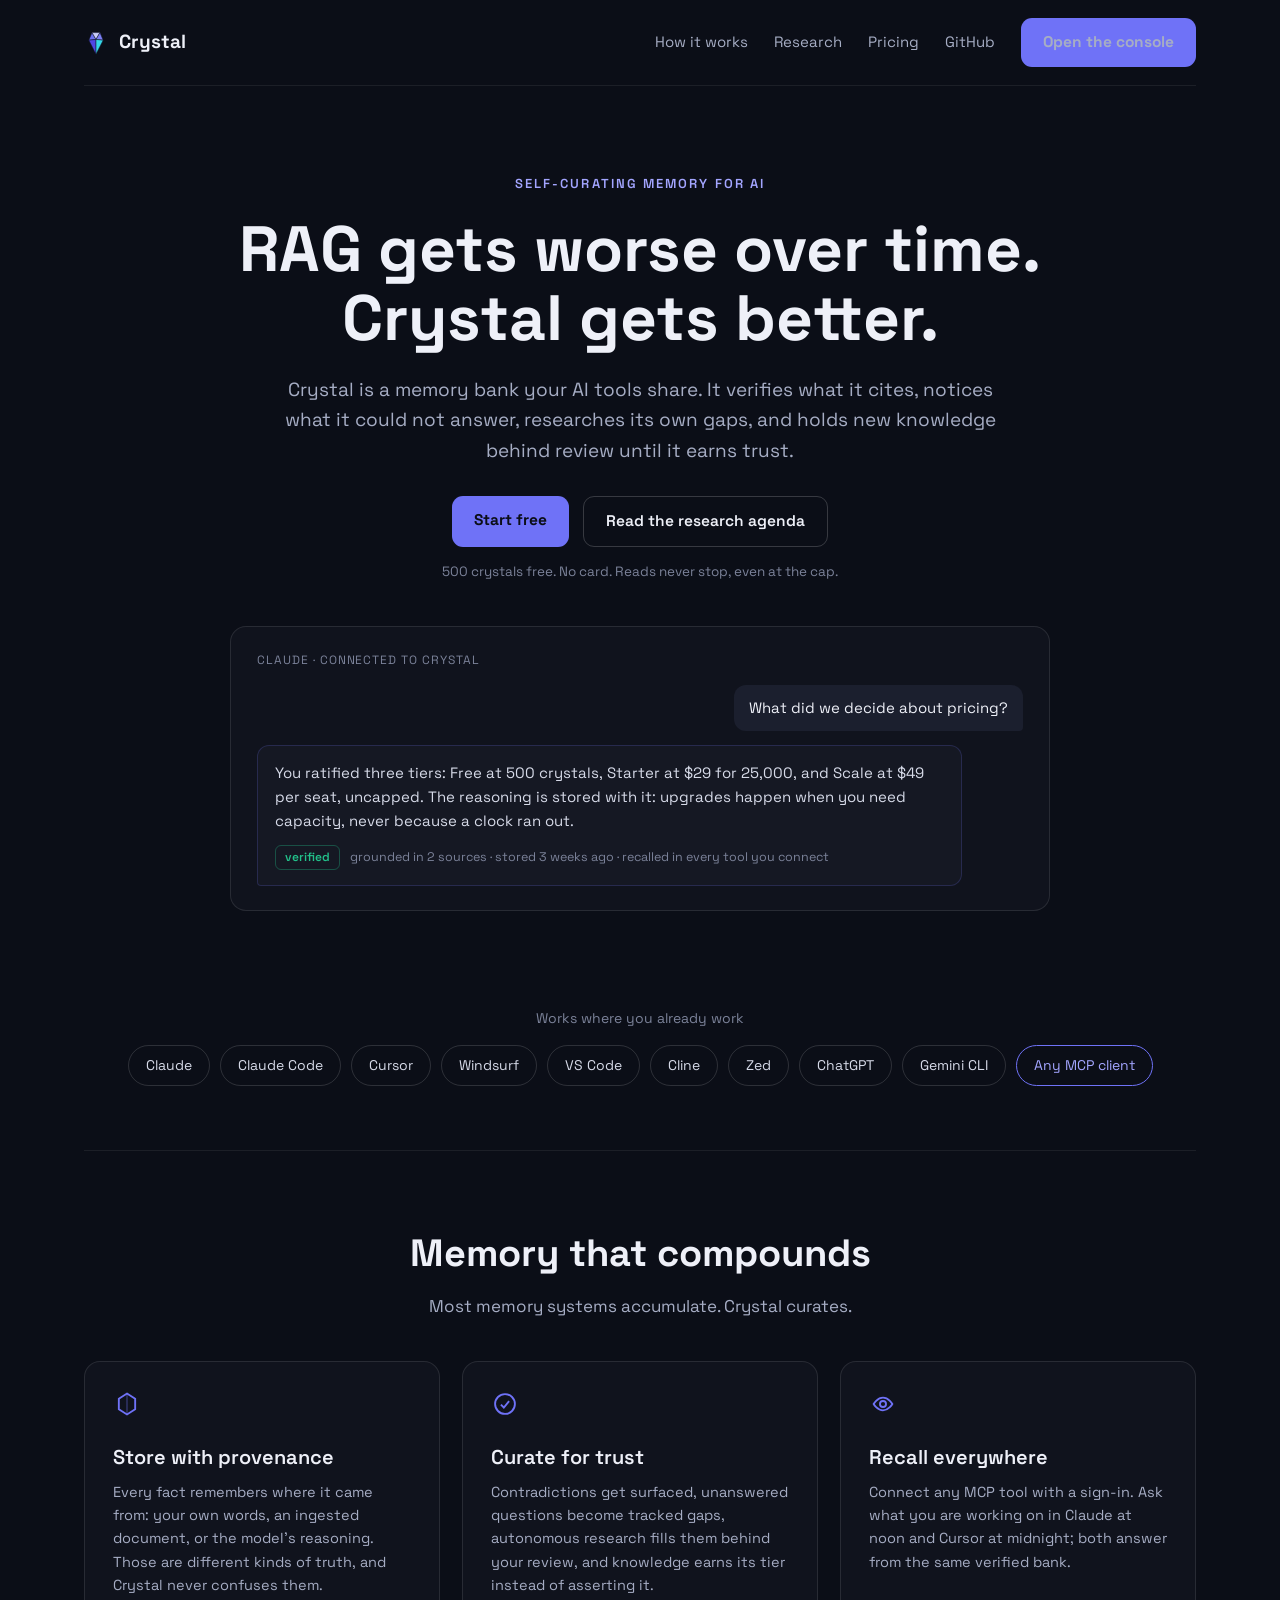
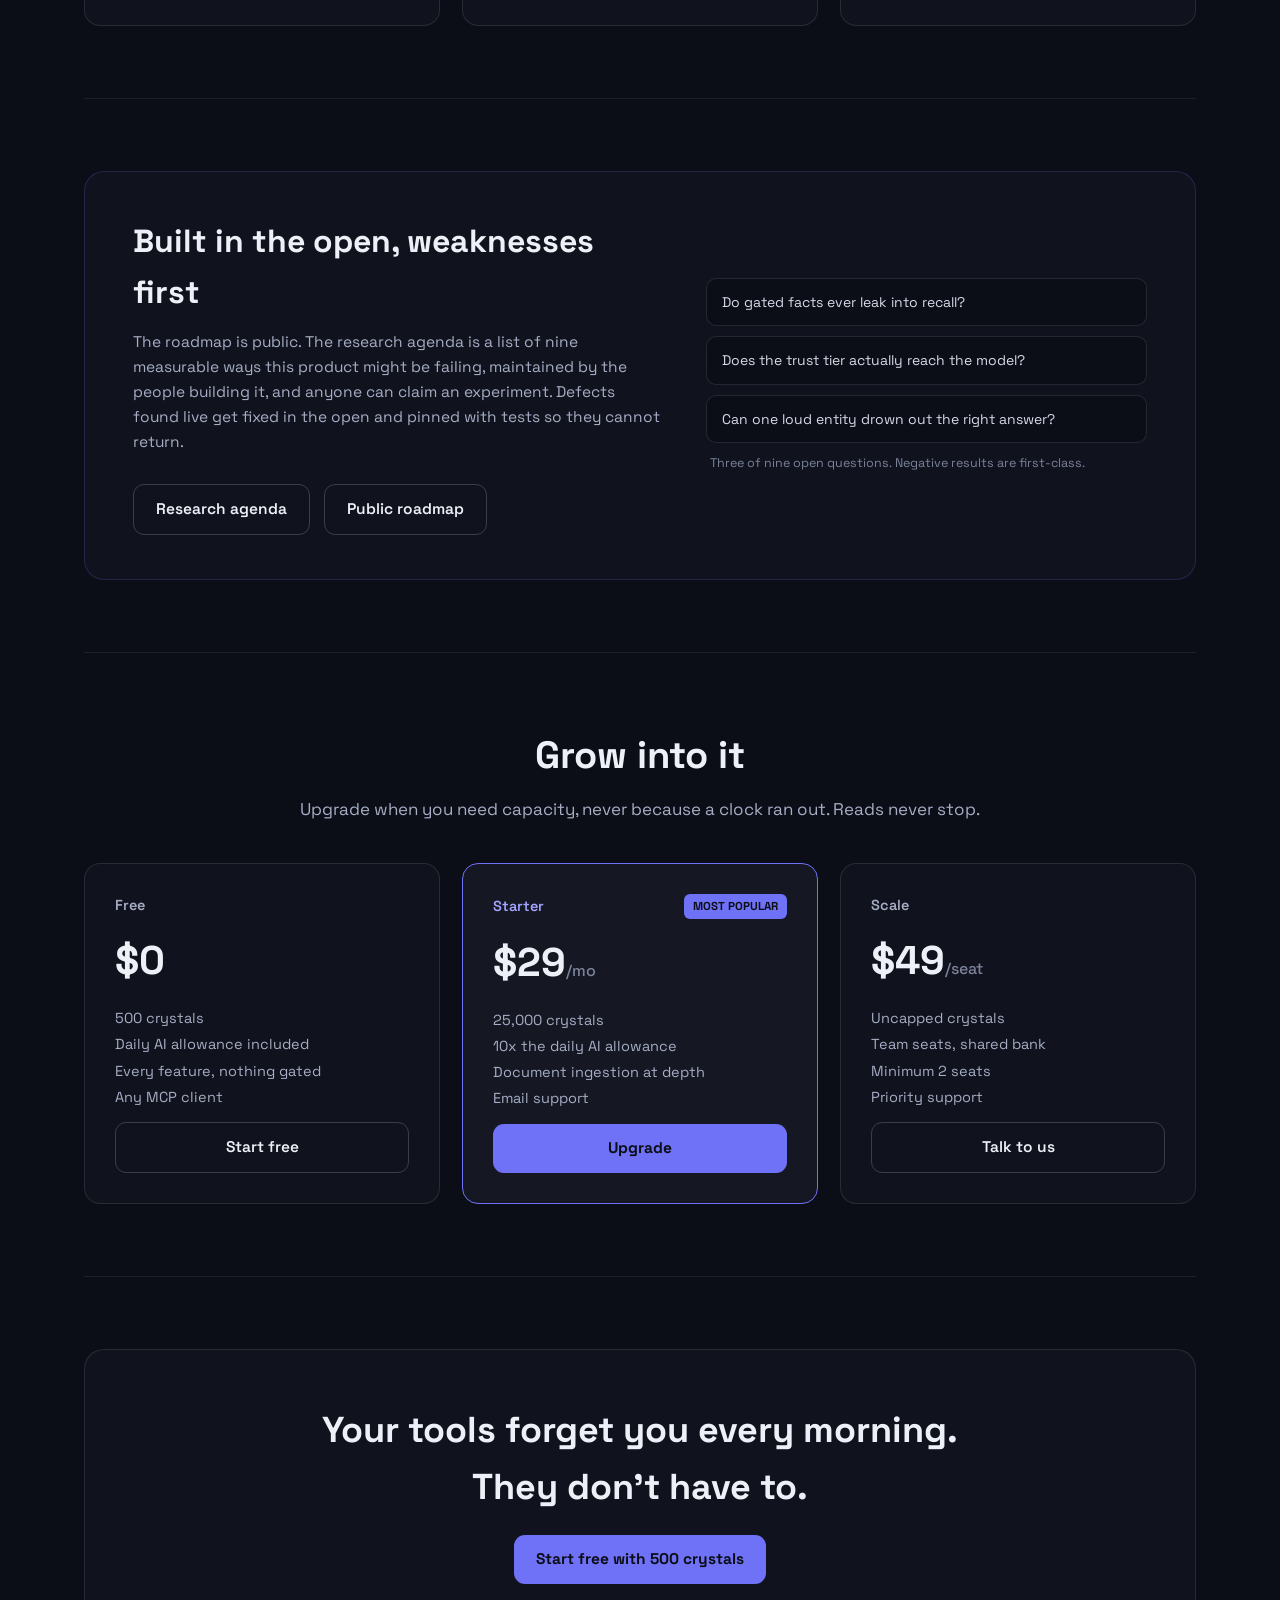
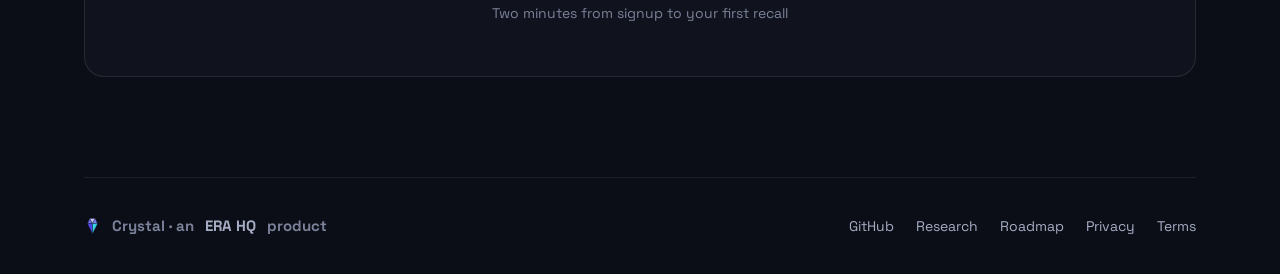
<file: index.html>
<!doctype html>
<html lang="en">
<head>
<meta charset="utf-8">
<meta name="viewport" content="width=device-width, initial-scale=1">
<title>Crystal — memory that curates itself</title>
<meta name="description" content="Crystal is a memory bank your AI tools share. It verifies what it cites, notices what it could not answer, researches its own gaps, and holds new knowledge behind review until it earns trust.">
<link rel="preconnect" href="https://fonts.googleapis.com">
<link rel="preconnect" href="https://fonts.gstatic.com" crossorigin>
<link href="https://fonts.googleapis.com/css2?family=Space+Grotesk:wght@400;500;600;700&display=swap" rel="stylesheet">
<link rel="stylesheet" href="/styles.css">
<link rel="icon" type="image/svg+xml" href="/favicon.svg">
</head>
<body>
<div class="wrap">
  <nav class="nav">
    <a class="brand" href="/">
      <svg width="24" height="27" viewBox="0 0 120 150" aria-hidden="true"><g stroke="#14172a" stroke-width="3" stroke-linejoin="round"><polygon points="20,62 38,20 60,58" fill="#6a6ff0"/><polygon points="38,20 82,20 60,58" fill="#c9ccf9"/><polygon points="82,20 100,62 60,58" fill="#7b7ff5"/><polygon points="20,62 60,58 60,140" fill="#4f46e5"/><polygon points="100,62 60,58 60,140" fill="#35d6e8"/></g></svg>
      Crystal
    </a>
    <div class="nav-links">
      <a href="#how">How it works</a>
      <a href="https://github.com/EraHQ/CRYSTAL/blob/master/RESEARCH_AGENDA.md">Research</a>
      <a href="#pricing">Pricing</a>
      <a href="https://github.com/EraHQ/CRYSTAL">GitHub</a>
      <a class="btn btn-primary" href="https://inspector.erahq.ai/admin/">Open the console</a>
    </div>
  </nav>

  <header class="hero">
    <div class="eyebrow">SELF-CURATING MEMORY FOR AI</div>
    <h1>RAG gets worse over time.<br>Crystal gets better.</h1>
    <p class="sub">Crystal is a memory bank your AI tools share. It verifies what it cites, notices what it could not answer, researches its own gaps, and holds new knowledge behind review until it earns trust.</p>
    <div class="hero-ctas">
      <a class="btn btn-primary" href="https://inspector.erahq.ai/admin/">Start free</a>
      <a class="btn" href="https://github.com/EraHQ/CRYSTAL/blob/master/RESEARCH_AGENDA.md">Read the research agenda</a>
    </div>
    <div class="fine">500 crystals free. No card. Reads never stop, even at the cap.</div>

    <div class="demo">
      <div class="demo-label">CLAUDE · CONNECTED TO CRYSTAL</div>
      <div class="bubble-user">What did we decide about pricing?</div>
      <div class="bubble-ai">
        You ratified three tiers: Free at 500 crystals, Starter at $29 for 25,000, and Scale at $49 per seat, uncapped. The reasoning is stored with it: upgrades happen when you need capacity, never because a clock ran out.
        <div class="tier-row">
          <span class="tier">verified</span>
          <span class="tier-note">grounded in 2 sources · stored 3 weeks ago · recalled in every tool you connect</span>
        </div>
      </div>
    </div>
  </header>

  <section class="clients">
    <div class="label">Works where you already work</div>
    <div class="chips">
      <span class="chip">Claude</span>
      <span class="chip">Claude Code</span>
      <span class="chip">Cursor</span>
      <span class="chip">Windsurf</span>
      <span class="chip">VS Code</span>
      <span class="chip">Cline</span>
      <span class="chip">Zed</span>
      <span class="chip">ChatGPT</span>
      <span class="chip">Gemini CLI</span>
      <span class="chip chip-hl">Any MCP client</span>
    </div>
  </section>

  <section class="section" id="how">
    <div class="section-head">
      <h2>Memory that compounds</h2>
      <p>Most memory systems accumulate. Crystal curates.</p>
    </div>
    <div class="cards">
      <div class="card">
        <svg width="28" height="28" viewBox="0 0 24 24" fill="none" aria-hidden="true"><path d="M12 3 L19 7.5 L19 16.5 L12 21 L5 16.5 L5 7.5 Z" stroke="#6f72f7" stroke-width="1.6"/><path d="M12 3 L12 21" stroke="#6f72f7" stroke-width="0.9" opacity="0.5"/></svg>
        <h3>Store with provenance</h3>
        <p>Every fact remembers where it came from: your own words, an ingested document, or the model's reasoning. Those are different kinds of truth, and Crystal never confuses them.</p>
      </div>
      <div class="card">
        <svg width="28" height="28" viewBox="0 0 24 24" fill="none" aria-hidden="true"><circle cx="12" cy="12" r="8.5" stroke="#6f72f7" stroke-width="1.6"/><path d="M8.5 12.5 L11 15 L15.5 9.5" stroke="#6f72f7" stroke-width="1.6"/></svg>
        <h3>Curate for trust</h3>
        <p>Contradictions get surfaced, unanswered questions become tracked gaps, autonomous research fills them behind your review, and knowledge earns its tier instead of asserting it.</p>
      </div>
      <div class="card">
        <svg width="28" height="28" viewBox="0 0 24 24" fill="none" aria-hidden="true"><path d="M4 12 C4 12 7 6.5 12 6.5 C17 6.5 20 12 20 12 C20 12 17 17.5 12 17.5 C7 17.5 4 12 4 12 Z" stroke="#6f72f7" stroke-width="1.6"/><circle cx="12" cy="12" r="2.6" stroke="#6f72f7" stroke-width="1.6"/></svg>
        <h3>Recall everywhere</h3>
        <p>Connect any MCP tool with a sign-in. Ask what you are working on in Claude at noon and Cursor at midnight; both answer from the same verified bank.</p>
      </div>
    </div>
  </section>

  <section class="section">
    <div class="open-band">
      <div class="col-a">
        <h2>Built in the open, weaknesses first</h2>
        <p>The roadmap is public. The research agenda is a list of nine measurable ways this product might be failing, maintained by the people building it, and anyone can claim an experiment. Defects found live get fixed in the open and pinned with tests so they cannot return.</p>
        <div class="hero-ctas" style="justify-content: flex-start">
          <a class="btn" href="https://github.com/EraHQ/CRYSTAL/blob/master/RESEARCH_AGENDA.md">Research agenda</a>
          <a class="btn" href="https://github.com/EraHQ/CRYSTAL/blob/master/ROADMAP.md">Public roadmap</a>
        </div>
      </div>
      <div class="col-b">
        <div class="q">Do gated facts ever leak into recall?</div>
        <div class="q">Does the trust tier actually reach the model?</div>
        <div class="q">Can one loud entity drown out the right answer?</div>
        <div class="q-note">Three of nine open questions. Negative results are first-class.</div>
      </div>
    </div>
  </section>

  <section class="section" id="pricing">
    <div class="section-head">
      <h2>Grow into it</h2>
      <p>Upgrade when you need capacity, never because a clock ran out. Reads never stop.</p>
    </div>
    <div class="pricing-grid">
      <div class="price-card">
        <div class="plan-name">Free</div>
        <div class="price">$0</div>
        <div class="plan-features">500 crystals<br>Daily AI allowance included<br>Every feature, nothing gated<br>Any MCP client</div>
        <a class="btn" href="https://inspector.erahq.ai/admin/">Start free</a>
      </div>
      <div class="price-card hl">
        <div class="plan-row">
          <div class="plan-name">Starter</div>
          <div class="badge">MOST POPULAR</div>
        </div>
        <div class="price">$29<span>/mo</span></div>
        <div class="plan-features">25,000 crystals<br>10x the daily AI allowance<br>Document ingestion at depth<br>Email support</div>
        <a class="btn btn-primary" href="https://inspector.erahq.ai/admin/">Upgrade</a>
      </div>
      <div class="price-card">
        <div class="plan-name">Scale</div>
        <div class="price">$49<span>/seat</span></div>
        <div class="plan-features">Uncapped crystals<br>Team seats, shared bank<br>Minimum 2 seats<br>Priority support</div>
        <a class="btn" href="mailto:hello@erahq.ai?subject=Crystal%20Scale">Talk to us</a>
      </div>
    </div>
  </section>

  <section class="section">
    <div class="cta-band">
      <h2>Your tools forget you every morning. They don't have to.</h2>
      <a class="btn btn-primary" href="https://inspector.erahq.ai/admin/">Start free with 500 crystals</a>
      <div class="fine" style="color: #7b8299; font-size: 14px">Two minutes from signup to your first recall</div>
    </div>
  </section>

  <footer class="footer">
    <div class="brand" style="font-size: 15px; color: #7b8299">
      <svg width="17" height="19" viewBox="0 0 120 150" aria-hidden="true"><g stroke="#14172a" stroke-width="3" stroke-linejoin="round"><polygon points="20,62 38,20 60,58" fill="#6a6ff0"/><polygon points="38,20 82,20 60,58" fill="#c9ccf9"/><polygon points="82,20 100,62 60,58" fill="#7b7ff5"/><polygon points="20,62 60,58 60,140" fill="#4f46e5"/><polygon points="100,62 60,58 60,140" fill="#35d6e8"/></g></svg>
      Crystal · an <a href="https://erahq.ai" style="color: #a6adc4">ERA HQ</a> product
    </div>
    <div class="footer-links">
      <a href="https://github.com/EraHQ/CRYSTAL">GitHub</a>
      <a href="https://github.com/EraHQ/CRYSTAL/blob/master/RESEARCH_AGENDA.md">Research</a>
      <a href="https://github.com/EraHQ/CRYSTAL/blob/master/ROADMAP.md">Roadmap</a>
      <a href="/privacy.html">Privacy</a>
      <a href="/terms.html">Terms</a>
    </div>
  </footer>
</div>
</body>
</html>
</file>
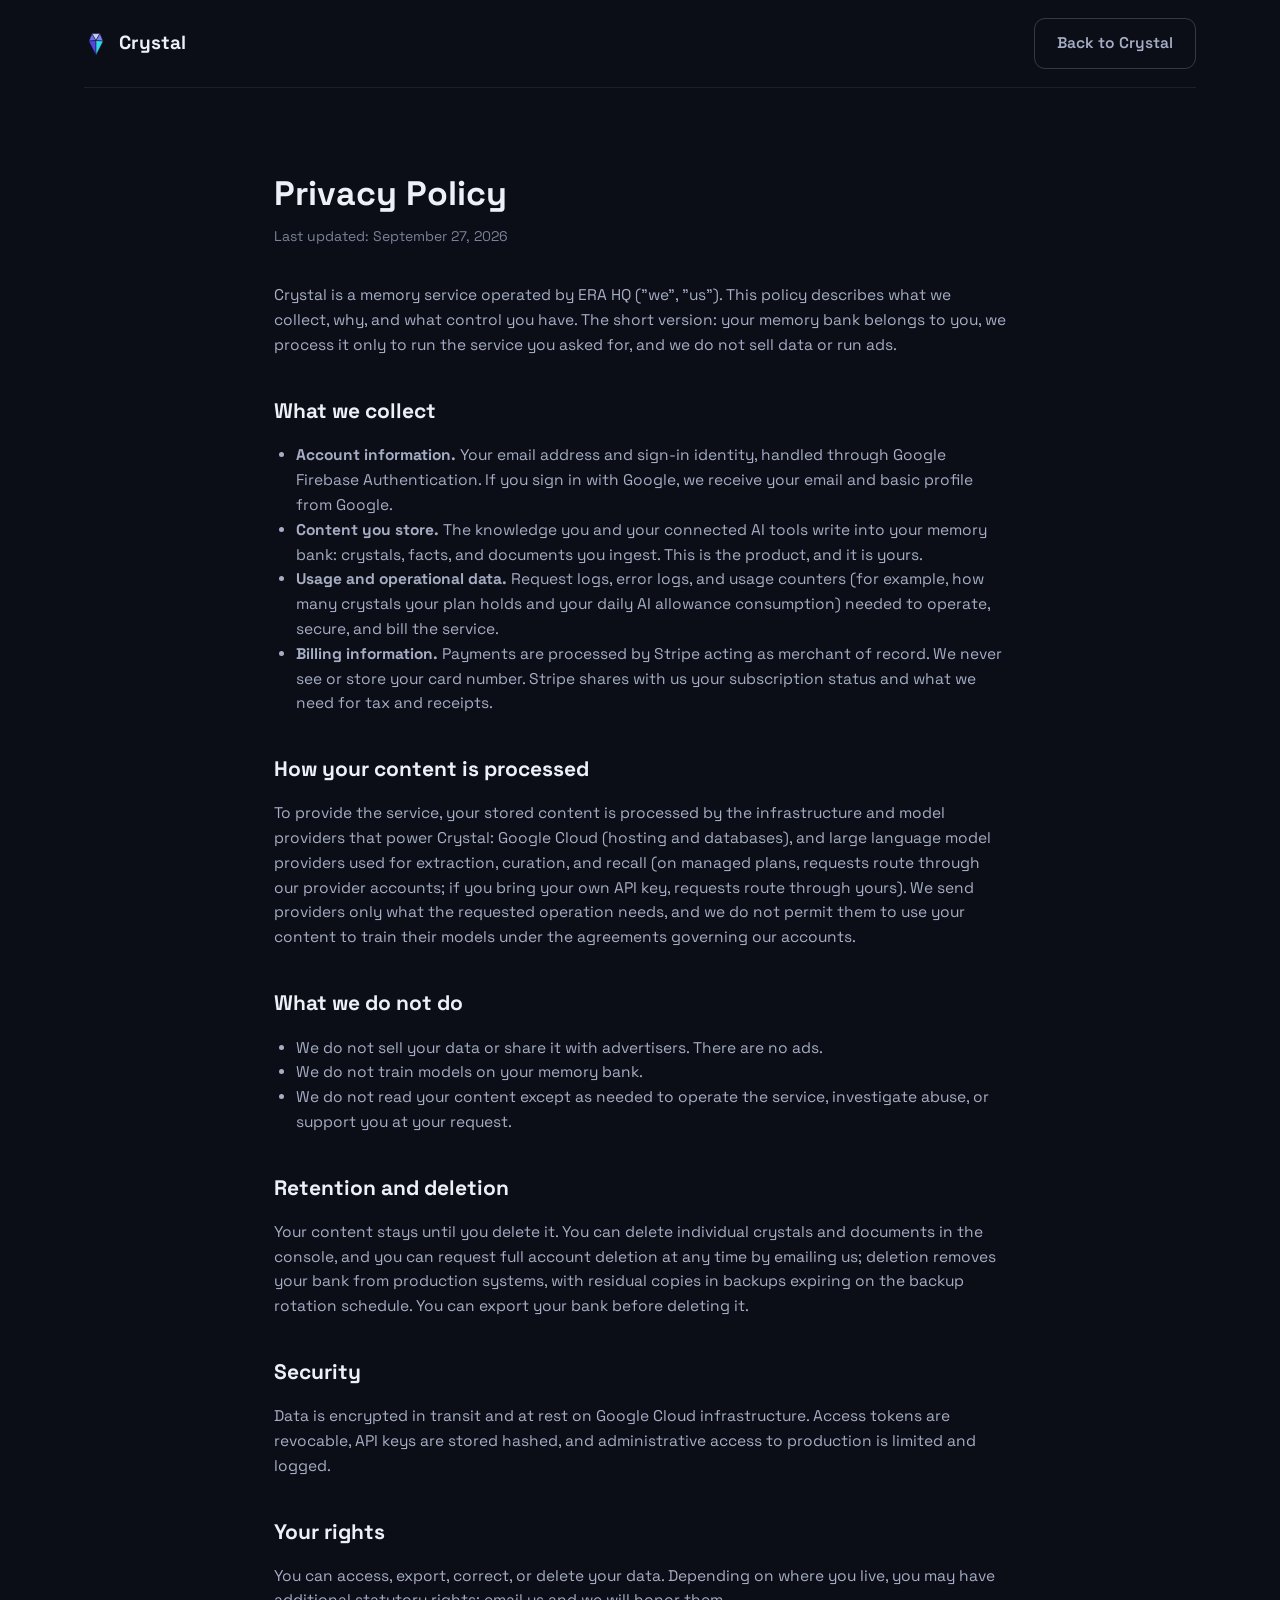
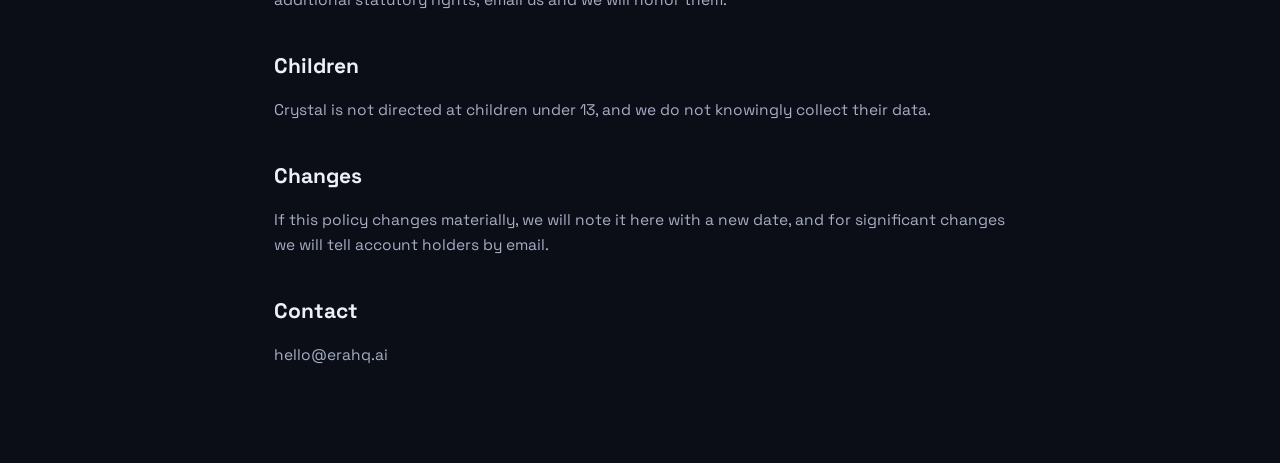
<file: privacy.html>
<!doctype html>
<html lang="en">
<head>
<meta charset="utf-8">
<meta name="viewport" content="width=device-width, initial-scale=1">
<title>Privacy Policy — Crystal</title>
<link rel="preconnect" href="https://fonts.googleapis.com">
<link href="https://fonts.googleapis.com/css2?family=Space+Grotesk:wght@400;500;600;700&display=swap" rel="stylesheet">
<link rel="stylesheet" href="/styles.css">
<link rel="icon" type="image/svg+xml" href="/favicon.svg">
</head>
<body>
<div class="wrap">
  <nav class="nav">
    <a class="brand" href="/">
      <svg width="24" height="27" viewBox="0 0 120 150" aria-hidden="true"><g stroke="#14172a" stroke-width="3" stroke-linejoin="round"><polygon points="20,62 38,20 60,58" fill="#6a6ff0"/><polygon points="38,20 82,20 60,58" fill="#c9ccf9"/><polygon points="82,20 100,62 60,58" fill="#7b7ff5"/><polygon points="20,62 60,58 60,140" fill="#4f46e5"/><polygon points="100,62 60,58 60,140" fill="#35d6e8"/></g></svg>
      Crystal
    </a>
    <div class="nav-links"><a class="btn" href="/">Back to Crystal</a></div>
  </nav>
</div>
<main class="legal">
  <h1>Privacy Policy</h1>
  <div class="updated">Last updated: September 27, 2026</div>

  <p>Crystal is a memory service operated by ERA HQ ("we", "us"). This policy describes what we collect, why, and what control you have. The short version: your memory bank belongs to you, we process it only to run the service you asked for, and we do not sell data or run ads.</p>

  <h2>What we collect</h2>
  <ul>
    <li><b>Account information.</b> Your email address and sign-in identity, handled through Google Firebase Authentication. If you sign in with Google, we receive your email and basic profile from Google.</li>
    <li><b>Content you store.</b> The knowledge you and your connected AI tools write into your memory bank: crystals, facts, and documents you ingest. This is the product, and it is yours.</li>
    <li><b>Usage and operational data.</b> Request logs, error logs, and usage counters (for example, how many crystals your plan holds and your daily AI allowance consumption) needed to operate, secure, and bill the service.</li>
    <li><b>Billing information.</b> Payments are processed by Stripe acting as merchant of record. We never see or store your card number. Stripe shares with us your subscription status and what we need for tax and receipts.</li>
  </ul>

  <h2>How your content is processed</h2>
  <p>To provide the service, your stored content is processed by the infrastructure and model providers that power Crystal: Google Cloud (hosting and databases), and large language model providers used for extraction, curation, and recall (on managed plans, requests route through our provider accounts; if you bring your own API key, requests route through yours). We send providers only what the requested operation needs, and we do not permit them to use your content to train their models under the agreements governing our accounts.</p>

  <h2>What we do not do</h2>
  <ul>
    <li>We do not sell your data or share it with advertisers. There are no ads.</li>
    <li>We do not train models on your memory bank.</li>
    <li>We do not read your content except as needed to operate the service, investigate abuse, or support you at your request.</li>
  </ul>

  <h2>Retention and deletion</h2>
  <p>Your content stays until you delete it. You can delete individual crystals and documents in the console, and you can request full account deletion at any time by emailing us; deletion removes your bank from production systems, with residual copies in backups expiring on the backup rotation schedule. You can export your bank before deleting it.</p>

  <h2>Security</h2>
  <p>Data is encrypted in transit and at rest on Google Cloud infrastructure. Access tokens are revocable, API keys are stored hashed, and administrative access to production is limited and logged.</p>

  <h2>Your rights</h2>
  <p>You can access, export, correct, or delete your data. Depending on where you live, you may have additional statutory rights; email us and we will honor them.</p>

  <h2>Children</h2>
  <p>Crystal is not directed at children under 13, and we do not knowingly collect their data.</p>

  <h2>Changes</h2>
  <p>If this policy changes materially, we will note it here with a new date, and for significant changes we will tell account holders by email.</p>

  <h2>Contact</h2>
  <p>hello@erahq.ai</p>
</main>
</body>
</html>
</file>
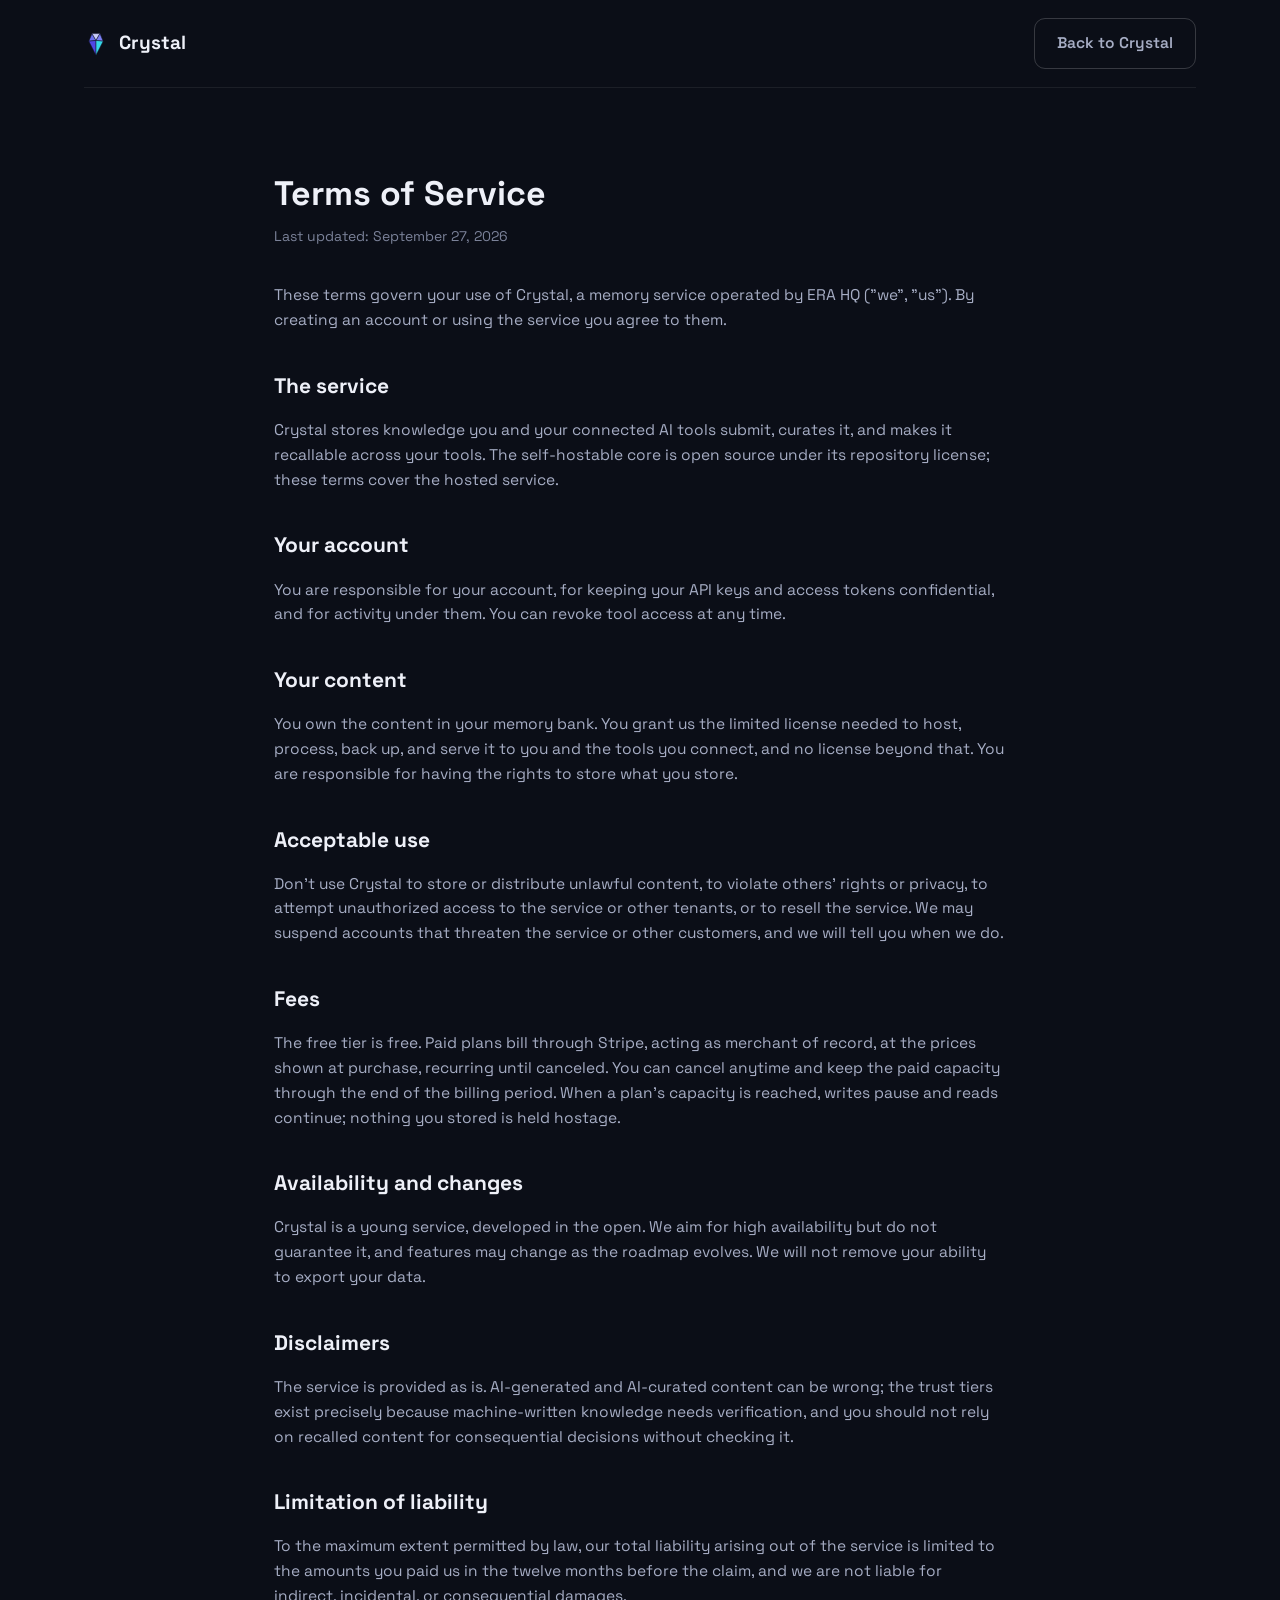
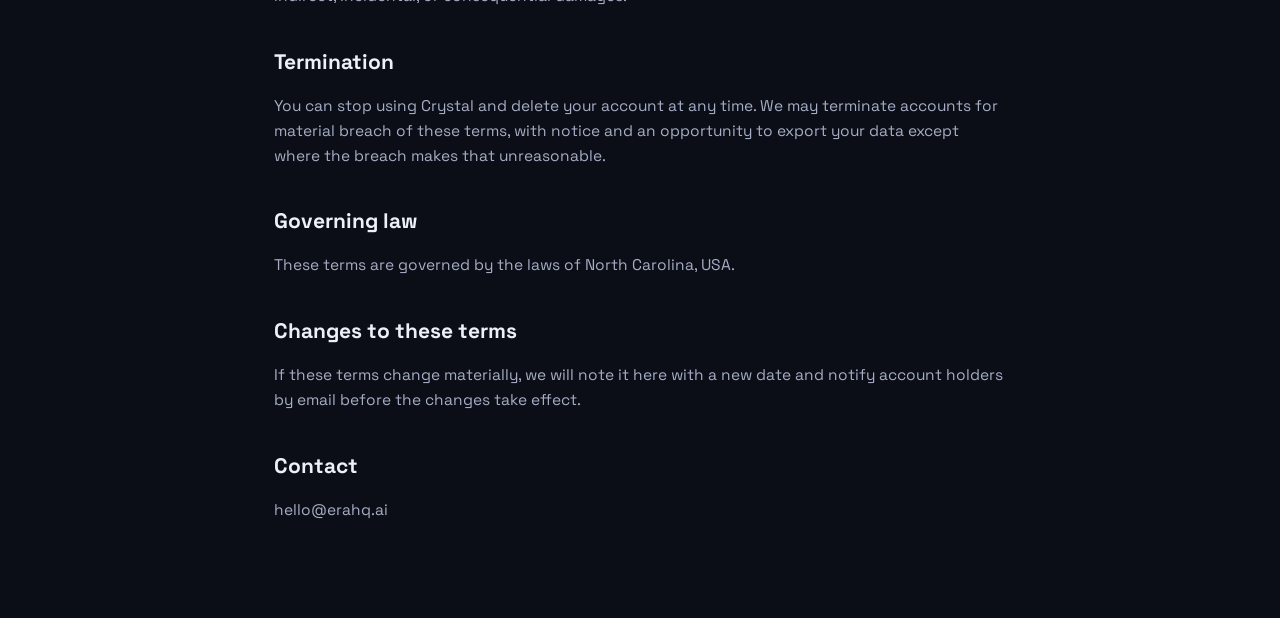
<file: terms.html>
<!doctype html>
<html lang="en">
<head>
<meta charset="utf-8">
<meta name="viewport" content="width=device-width, initial-scale=1">
<title>Terms of Service — Crystal</title>
<link rel="preconnect" href="https://fonts.googleapis.com">
<link href="https://fonts.googleapis.com/css2?family=Space+Grotesk:wght@400;500;600;700&display=swap" rel="stylesheet">
<link rel="stylesheet" href="/styles.css">
<link rel="icon" type="image/svg+xml" href="/favicon.svg">
</head>
<body>
<div class="wrap">
  <nav class="nav">
    <a class="brand" href="/">
      <svg width="24" height="27" viewBox="0 0 120 150" aria-hidden="true"><g stroke="#14172a" stroke-width="3" stroke-linejoin="round"><polygon points="20,62 38,20 60,58" fill="#6a6ff0"/><polygon points="38,20 82,20 60,58" fill="#c9ccf9"/><polygon points="82,20 100,62 60,58" fill="#7b7ff5"/><polygon points="20,62 60,58 60,140" fill="#4f46e5"/><polygon points="100,62 60,58 60,140" fill="#35d6e8"/></g></svg>
      Crystal
    </a>
    <div class="nav-links"><a class="btn" href="/">Back to Crystal</a></div>
  </nav>
</div>
<main class="legal">
  <h1>Terms of Service</h1>
  <div class="updated">Last updated: September 27, 2026</div>

  <p>These terms govern your use of Crystal, a memory service operated by ERA HQ ("we", "us"). By creating an account or using the service you agree to them.</p>

  <h2>The service</h2>
  <p>Crystal stores knowledge you and your connected AI tools submit, curates it, and makes it recallable across your tools. The self-hostable core is open source under its repository license; these terms cover the hosted service.</p>

  <h2>Your account</h2>
  <p>You are responsible for your account, for keeping your API keys and access tokens confidential, and for activity under them. You can revoke tool access at any time.</p>

  <h2>Your content</h2>
  <p>You own the content in your memory bank. You grant us the limited license needed to host, process, back up, and serve it to you and the tools you connect, and no license beyond that. You are responsible for having the rights to store what you store.</p>

  <h2>Acceptable use</h2>
  <p>Don't use Crystal to store or distribute unlawful content, to violate others' rights or privacy, to attempt unauthorized access to the service or other tenants, or to resell the service. We may suspend accounts that threaten the service or other customers, and we will tell you when we do.</p>

  <h2>Fees</h2>
  <p>The free tier is free. Paid plans bill through Stripe, acting as merchant of record, at the prices shown at purchase, recurring until canceled. You can cancel anytime and keep the paid capacity through the end of the billing period. When a plan's capacity is reached, writes pause and reads continue; nothing you stored is held hostage.</p>

  <h2>Availability and changes</h2>
  <p>Crystal is a young service, developed in the open. We aim for high availability but do not guarantee it, and features may change as the roadmap evolves. We will not remove your ability to export your data.</p>

  <h2>Disclaimers</h2>
  <p>The service is provided as is. AI-generated and AI-curated content can be wrong; the trust tiers exist precisely because machine-written knowledge needs verification, and you should not rely on recalled content for consequential decisions without checking it.</p>

  <h2>Limitation of liability</h2>
  <p>To the maximum extent permitted by law, our total liability arising out of the service is limited to the amounts you paid us in the twelve months before the claim, and we are not liable for indirect, incidental, or consequential damages.</p>

  <h2>Termination</h2>
  <p>You can stop using Crystal and delete your account at any time. We may terminate accounts for material breach of these terms, with notice and an opportunity to export your data except where the breach makes that unreasonable.</p>

  <h2>Governing law</h2>
  <p>These terms are governed by the laws of North Carolina, USA.</p>

  <h2>Changes to these terms</h2>
  <p>If these terms change materially, we will note it here with a new date and notify account holders by email before the changes take effect.</p>

  <h2>Contact</h2>
  <p>hello@erahq.ai</p>
</main>
</body>
</html>
</file>
<file: styles.css>
:root {
  --ink: #0b0e17;
  --card: #10131d;
  --card-2: #151823;
  --line: #ffffff1a;
  --line-2: #ffffff2e;
  --accent: #6f72f7;
  --accent-2: #8487fb;
  --amber: #e8a33d;
  --green: #22c08a;
  --text: #eef0f8;
  --text-2: #a6adc4;
  --text-3: #7b8299;
}
* { box-sizing: border-box; }
html { scroll-behavior: smooth; }
body {
  margin: 0;
  background: var(--ink);
  color: var(--text);
  font-family: 'Space Grotesk', system-ui, -apple-system, sans-serif;
  line-height: 1.6;
}
a { color: var(--accent-2); text-decoration: none; }
a:hover { color: #a3a5ff; }
.wrap { max-width: 1160px; margin: 0 auto; padding: 0 24px; }

.nav {
  display: flex; align-items: center; justify-content: space-between;
  padding: 18px 0; border-bottom: 1px solid #ffffff12;
}
.brand { display: flex; align-items: center; gap: 11px; color: var(--text); font-weight: 700; font-size: 19px; }
.nav-links { display: flex; align-items: center; gap: 26px; font-size: 15px; }
.nav-links a { color: var(--text-2); }
.nav-links a:hover { color: var(--text); }
.btn {
  display: inline-block; border-radius: 11px; font-weight: 600;
  padding: 12px 22px; font-size: 15.5px; border: 1px solid var(--line-2);
  color: var(--text);
}
.btn:hover { background: #ffffff0d; color: var(--text); }
.btn-primary { background: var(--accent); color: var(--ink); border: none; font-weight: 700; }
.btn-primary:hover { background: #5d60ee; color: var(--ink); }

.hero { text-align: center; padding: 88px 0 56px; }
.eyebrow { font-size: 13px; font-weight: 600; letter-spacing: 0.16em; color: #a3a5ff; }
.hero h1 {
  margin: 20px auto 0; font-weight: 700; line-height: 1.08;
  font-size: clamp(38px, 5.4vw, 64px); max-width: 880px;
}
.hero .sub {
  margin: 22px auto 0; font-size: clamp(16px, 1.6vw, 19px);
  color: var(--text-2); max-width: 720px;
}
.hero-ctas { display: flex; gap: 14px; justify-content: center; margin-top: 30px; flex-wrap: wrap; }
.hero .fine { margin-top: 14px; font-size: 13.5px; color: var(--text-3); }

.demo {
  margin: 44px auto 0; max-width: 820px; background: var(--card);
  border: 1px solid var(--line); border-radius: 16px; padding: 24px 26px;
  text-align: left;
}
.demo-label { font-size: 12px; color: var(--text-3); letter-spacing: 0.08em; }
.bubble-user {
  margin: 14px 0 0 auto; width: fit-content; max-width: 85%;
  background: #1b1f2e; border-radius: 12px 12px 4px 12px;
  padding: 11px 15px; font-size: 15px;
}
.bubble-ai {
  margin-top: 14px; max-width: 92%; background: var(--card-2);
  border: 1px solid #6f72f733; border-radius: 12px 12px 12px 4px;
  padding: 15px 17px; font-size: 15px; color: #d6dae8;
}
.tier-row { display: flex; gap: 10px; margin-top: 12px; align-items: center; flex-wrap: wrap; }
.tier {
  font-size: 12px; font-weight: 600; color: var(--green);
  border: 1px solid #22c08a55; border-radius: 6px; padding: 2px 9px;
}
.tier-note { font-size: 12.5px; color: var(--text-3); }

.clients { text-align: center; padding: 40px 0 64px; }
.clients .label { font-size: 14px; color: var(--text-3); margin-bottom: 16px; }
.chips { display: flex; flex-wrap: wrap; justify-content: center; gap: 10px; }
.chip {
  border: 1px solid #ffffff24; border-radius: 999px;
  padding: 8px 17px; font-size: 14px; color: #d6dae8;
}
.chip-hl { border-color: var(--accent); color: #a3a5ff; }

.section { padding: 72px 0; border-top: 1px solid #ffffff12; }
.section-head { text-align: center; margin-bottom: 40px; }
.section-head h2 { margin: 0; font-size: clamp(28px, 3.4vw, 38px); font-weight: 700; }
.section-head p { margin: 10px 0 0; font-size: 17px; color: var(--text-2); }
.cards { display: grid; grid-template-columns: repeat(3, 1fr); gap: 22px; }
.card {
  background: var(--card); border: 1px solid var(--line);
  border-radius: 16px; padding: 28px;
}
.card h3 { margin: 16px 0 8px; font-size: 20px; font-weight: 600; }
.card p { margin: 0; font-size: 14.5px; color: var(--text-2); }

.open-band {
  background: var(--card); border: 1px solid #6f72f733; border-radius: 20px;
  padding: 44px 48px; display: flex; gap: 44px; align-items: center;
}
.open-band h2 { margin: 0 0 12px; font-size: clamp(24px, 3vw, 32px); }
.open-band .col-a { flex: 1.2; }
.open-band .col-b { flex: 1; display: flex; flex-direction: column; gap: 10px; }
.open-band p { color: var(--text-2); font-size: 15.5px; margin: 0 0 16px; }
.q {
  background: var(--ink); border: 1px solid var(--line); border-radius: 10px;
  padding: 12px 15px; font-size: 14px; color: #d6dae8;
}
.q-note { font-size: 12.5px; color: var(--text-3); padding-left: 4px; }

.pricing-grid { display: grid; grid-template-columns: repeat(3, 1fr); gap: 22px; align-items: stretch; }
.price-card {
  background: var(--card); border: 1px solid var(--line); border-radius: 16px;
  padding: 30px; display: flex; flex-direction: column; gap: 12px;
}
.price-card.hl { background: var(--card-2); border: 1.5px solid var(--accent); }
.plan-name { font-size: 14.5px; font-weight: 600; color: var(--text-2); }
.hl .plan-name { color: #a3a5ff; }
.plan-row { display: flex; justify-content: space-between; align-items: center; }
.badge {
  font-size: 11.5px; font-weight: 700; color: var(--ink);
  background: var(--accent); border-radius: 6px; padding: 3px 9px;
}
.price { font-size: 40px; font-weight: 700; }
.price span { font-size: 16px; color: var(--text-3); font-weight: 500; }
.plan-features { font-size: 14.5px; color: var(--text-2); line-height: 1.8; }
.price-card .btn { margin-top: auto; text-align: center; }

.cta-band {
  background: var(--card); border: 1px solid var(--line); border-radius: 20px;
  padding: 52px; text-align: center; display: flex; flex-direction: column;
  align-items: center; gap: 18px;
}
.cta-band h2 { margin: 0; font-size: clamp(26px, 3.2vw, 36px); max-width: 680px; }

.footer {
  display: flex; justify-content: space-between; align-items: center;
  padding: 36px 0; margin-top: 28px; border-top: 1px solid #ffffff12;
  font-size: 14px; color: var(--text-3); flex-wrap: wrap; gap: 14px;
}
.footer-links { display: flex; gap: 22px; flex-wrap: wrap; }
.footer-links a { color: var(--text-2); }

.legal { max-width: 780px; margin: 0 auto; padding: 56px 24px 80px; }
.legal h1 { font-size: 34px; margin-bottom: 4px; }
.legal .updated { color: var(--text-3); font-size: 14px; margin-bottom: 36px; }
.legal h2 { font-size: 21px; margin: 36px 0 10px; }
.legal p, .legal li { color: var(--text-2); font-size: 15.5px; }
.legal ul { padding-left: 22px; }

@media (max-width: 900px) {
  .cards, .pricing-grid { grid-template-columns: 1fr; }
  .open-band { flex-direction: column; padding: 32px 26px; }
  .nav-links a:not(.btn) { display: none; }
  .hero { padding-top: 56px; }
}
</file>
